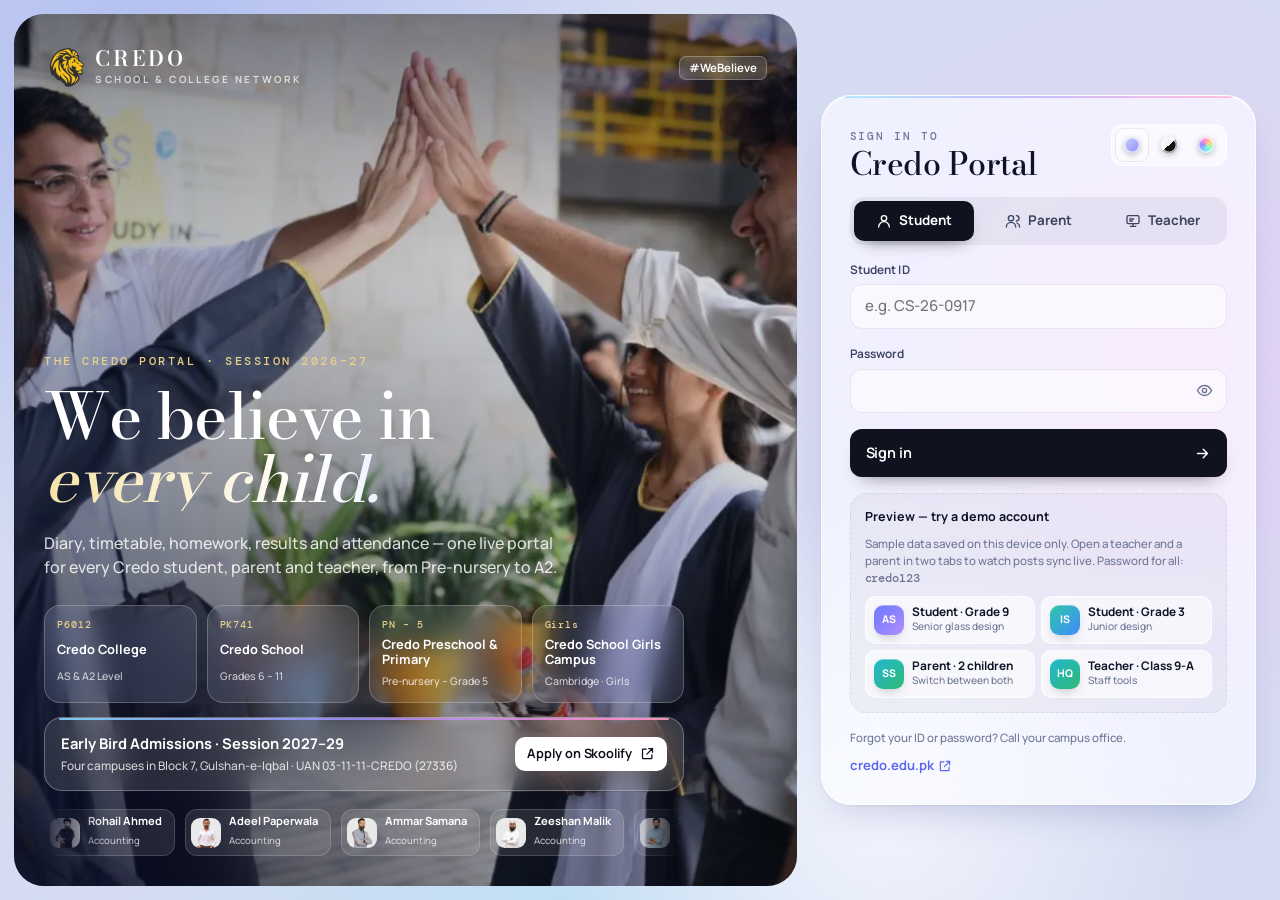
<file: index.html>
<!doctype html>
<html lang="en" data-skin="senior" data-theme="mist">
<head>
<meta charset="utf-8">
<meta name="viewport" content="width=device-width, initial-scale=1, viewport-fit=cover">
<title>Credo Portal · Students, Parents & Teachers</title>
<meta name="description" content="The Credo Portal for the Credo School & College Network, Karachi: daily diary, timetable, homework, notes, results, attendance and emergency notes for students, parents and teachers.">
<meta name="theme-color" content="#d9e0f5">
<link rel="canonical" href="https://credo.nexlyr.solutions/">
<meta property="og:type" content="website">
<meta property="og:title" content="Credo Portal · Students, Parents & Teachers">
<meta property="og:description" content="Diary, timetable, homework, results and attendance for every Credo family — connected, live.">
<meta property="og:image" content="https://credo.nexlyr.solutions/assets/img/og.jpg">
<meta name="twitter:card" content="summary_large_image">
<link rel="icon" href="assets/img/brand/favicon.png" type="image/png">
<link rel="apple-touch-icon" href="assets/img/brand/apple-touch-icon.png">
<link rel="preload" href="assets/fonts/manrope-latin-wght-normal.woff2" as="font" type="font/woff2" crossorigin>
<link rel="preload" href="assets/fonts/bodoni-moda-latin-500-normal.woff2" as="font" type="font/woff2" crossorigin>
<link rel="stylesheet" href="assets/css/portal.css">
<script>
  /* paint the saved look before anything renders */
  (function () {
    var d = document.documentElement;
    d.classList.add('js');
    try {
      var s = JSON.parse(localStorage.getItem('credo:look') || '{}');
      d.dataset.skin = s.skin || 'senior';
      d.dataset.theme = (d.dataset.skin === 'junior' ? s.junior : s.senior) || (d.dataset.skin === 'junior' ? 'night' : 'mist');
    } catch (e) {}
  })();
</script>
</head>
<body>
<div class="backdrop" aria-hidden="true"><i class="b1"></i><i class="b2"></i><i class="b3"></i><i class="b4"></i><span class="grain"></span></div>
<div id="root"><noscript><p style="padding:2rem;font-family:sans-serif">The Credo Portal needs JavaScript turned on.</p></noscript></div>
<script src="assets/js/data.js"></script>
<script src="assets/js/portal-config.js"></script>
<script src="assets/js/portal.js"></script>
</body>
</html>
</file>
<file: assets/css/portal.css>
/* ============================================================================
   CREDO PORTAL · portal.css
   Two designs, five looks:
     senior  (Grade 6+, parents of seniors, teachers) — glass
       · mist   soft periwinkle glass        (light)
       · mono   silver glass with ink cards  (light)
       · prism  holographic dark glass       (dark)
     junior  (Pre-nursery – Grade 5) — sticky notes & folders
       · day    cream paper                  (light)
       · night  deep navy                    (dark)
   Designed & developed by Nexlyr Solutions.
   ============================================================================ */

/* ---------- fonts (self-hosted) ---------- */
@font-face { font-family: 'Manrope'; src: url('../fonts/manrope-latin-wght-normal.woff2') format('woff2'); font-weight: 200 800; font-display: swap; }
@font-face { font-family: 'Bodoni Moda'; src: url('../fonts/bodoni-moda-latin-500-normal.woff2') format('woff2'); font-weight: 500; font-display: swap; }
@font-face { font-family: 'Bodoni Moda'; src: url('../fonts/bodoni-moda-latin-600-normal.woff2') format('woff2'); font-weight: 600; font-display: swap; }
@font-face { font-family: 'Bodoni Moda'; src: url('../fonts/bodoni-moda-latin-700-normal.woff2') format('woff2'); font-weight: 700; font-display: swap; }
@font-face { font-family: 'DM Mono'; src: url('../fonts/dm-mono-latin-400-normal.woff2') format('woff2'); font-weight: 400; font-display: swap; }
@font-face { font-family: 'DM Mono'; src: url('../fonts/dm-mono-latin-500-normal.woff2') format('woff2'); font-weight: 500; font-display: swap; }
@font-face { font-family: 'Fredoka'; src: url('../fonts/fredoka-latin-wght-normal.woff2') format('woff2'); font-weight: 300 700; font-display: swap; }

/* ---------- tokens ---------- */
:root {
  --f-ui: 'Manrope', ui-sans-serif, system-ui, sans-serif;
  --f-display: 'Bodoni Moda', 'Didot', Georgia, serif;
  --f-mono: 'DM Mono', ui-monospace, monospace;
  --r-xl: 30px; --r-lg: 22px; --r-md: 16px; --r-sm: 12px; --r-xs: 8px;
  --ease: cubic-bezier(.22, 1, .36, 1);
  --spring: cubic-bezier(.34, 1.56, .64, 1);
  --blur: 18px;
  --gold: #c9a24a; --gold-2: #e8cf8a; --navy: #14234b; --crimson: #b3263a;
  --holo: linear-gradient(115deg, #7fd8ff 0%, #9d8bff 22%, #ff8fd1 42%, #ffd27a 60%, #8affc8 78%, #7fd8ff 100%);
  --holo-soft: linear-gradient(115deg, rgba(127,216,255,.55), rgba(157,139,255,.55), rgba(255,143,209,.5), rgba(255,210,122,.5), rgba(138,255,200,.5));
  color-scheme: light;
}

/* senior · mist (FundFlow-like periwinkle glass) */
[data-skin="senior"][data-theme="mist"] {
  --bg: #d6ddf3; --b1: #aebcf2; --b2: #e6d2f7; --b3: #bfe1f6; --b4: #f6f7ff;
  --ink: #0e1427; --ink-2: #3c4462; --ink-3: #6e7695; --line: rgba(24, 34, 84, .09);
  --glass: rgba(255, 255, 255, .40); --glass-2: rgba(255, 255, 255, .62); --edge: rgba(255, 255, 255, .78); --hi: rgba(255, 255, 255, .9);
  --shadow: 0 1px 2px rgba(30, 40, 100, .06), 0 18px 40px -18px rgba(40, 50, 130, .28);
  --accent: #5b63f2; --accent-g: linear-gradient(135deg, #6c79ff 0%, #9a7dff 55%, #c39bff 100%); --on-accent: #fff;
  --solid: #10131f; --on-solid: #fff; --field: rgba(255, 255, 255, .55);
  --ok: #17915d; --warn: #b7700c; --bad: #d23a4f; --info: #3d6be0;
  --frame: rgba(255, 255, 255, .26);
}
/* senior · mono (iDraft-like silver glass + ink cards) */
[data-skin="senior"][data-theme="mono"] {
  --bg: #e4e4e6; --b1: #ffffff; --b2: #cfcfd3; --b3: #f4f4f6; --b4: #bdbdc2;
  --ink: #0a0a0b; --ink-2: #3b3b40; --ink-3: #75757d; --line: rgba(0, 0, 0, .08);
  --glass: rgba(255, 255, 255, .5); --glass-2: rgba(255, 255, 255, .78); --edge: rgba(255, 255, 255, .9); --hi: #fff;
  --shadow: 0 1px 2px rgba(0, 0, 0, .05), 0 22px 44px -22px rgba(0, 0, 0, .3);
  --accent: #111; --accent-g: linear-gradient(135deg, #1b1b1e, #3a3a40); --on-accent: #fff;
  --solid: #121214; --on-solid: #fff; --field: rgba(255, 255, 255, .7);
  --ok: #138a52; --warn: #a3620a; --bad: #c4283c; --info: #2d55c8;
  --frame: rgba(255, 255, 255, .34);
}
/* senior · prism (holographic dark glass) */
[data-skin="senior"][data-theme="prism"] {
  color-scheme: dark;
  --bg: #090a10; --b1: #13323c; --b2: #2a1b4f; --b3: #3c1730; --b4: #1b2244;
  --ink: #f4f5fa; --ink-2: rgba(232, 236, 252, .74); --ink-3: rgba(214, 220, 245, .48); --line: rgba(255, 255, 255, .08);
  --glass: rgba(255, 255, 255, .045); --glass-2: rgba(255, 255, 255, .085); --edge: rgba(255, 255, 255, .13); --hi: rgba(255, 255, 255, .22);
  --shadow: 0 1px 0 rgba(255, 255, 255, .04), 0 30px 60px -30px rgba(0, 0, 0, .8);
  --accent: #a99cff; --accent-g: var(--holo); --on-accent: #0b0c12;
  --solid: #f2f3f8; --on-solid: #0b0c12; --field: rgba(255, 255, 255, .06);
  --ok: #52d69a; --warn: #f2b45a; --bad: #ff6b7f; --info: #7fb2ff;
  --frame: rgba(255, 255, 255, .03);
}
/* junior · day */
[data-skin="junior"][data-theme="day"] {
  --f-ui: 'Fredoka', 'Manrope', ui-rounded, system-ui, sans-serif;
  --bg: #fff3e2; --b1: #ffc98f; --b2: #a9d4ff; --b3: #ffe98a; --b4: #ffb3d4;
  --ink: #1f2547; --ink-2: #48506f; --ink-3: #7f86a3; --line: rgba(31, 37, 71, .1);
  --glass: rgba(255, 255, 255, .5); --glass-2: rgba(255, 255, 255, .78); --edge: rgba(255, 255, 255, .9); --hi: #fff;
  --shadow: 0 2px 0 rgba(31, 37, 71, .04), 0 20px 40px -20px rgba(120, 70, 20, .3);
  --accent: #ff8a1f; --accent-g: linear-gradient(135deg, #ffb238, #ff7a1a); --on-accent: #fff;
  --solid: #1f2547; --on-solid: #fff; --field: rgba(255, 255, 255, .8);
  --ok: #1fa864; --warn: #d98a00; --bad: #e5484d; --info: #3e7bff;
  --frame: rgba(255, 255, 255, .3);
}
/* junior · night (NoteWise-like) */
[data-skin="junior"][data-theme="night"] {
  color-scheme: dark;
  --f-ui: 'Fredoka', 'Manrope', ui-rounded, system-ui, sans-serif;
  --bg: #0f1628; --b1: #f08a24; --b2: #2f7bff; --b3: #ffcc33; --b4: #7b5cff;
  --ink: #f5f7ff; --ink-2: rgba(230, 236, 255, .76); --ink-3: rgba(210, 218, 245, .5); --line: rgba(255, 255, 255, .09);
  --glass: rgba(34, 46, 76, .5); --glass-2: rgba(52, 66, 102, .55); --edge: rgba(255, 255, 255, .12); --hi: rgba(255, 255, 255, .16);
  --shadow: 0 1px 0 rgba(255, 255, 255, .04), 0 26px 50px -24px rgba(0, 0, 0, .7);
  --accent: #ffb238; --accent-g: linear-gradient(135deg, #ffc046, #ff8a1f); --on-accent: #1b1300;
  --solid: #f5f7ff; --on-solid: #121a2e; --field: rgba(255, 255, 255, .07);
  --ok: #4fd18b; --warn: #ffc34d; --bad: #ff6b7f; --info: #6aa8ff;
  --frame: rgba(20, 28, 50, .35);
}

/* ---------- base ---------- */
*, *::before, *::after { box-sizing: border-box; }
html { -webkit-text-size-adjust: 100%; background: var(--bg); transition: background-color .6s var(--ease); }
body { margin: 0; min-height: 100dvh; font: 500 15px/1.5 var(--f-ui); color: var(--ink); -webkit-font-smoothing: antialiased; overflow-x: hidden; }
[data-skin="junior"] body { font-size: 16px; }
img, svg { display: block; max-width: 100%; }
button, input, select, textarea { font: inherit; color: inherit; }
button { cursor: pointer; background: none; border: 0; padding: 0; }
a { color: inherit; text-decoration: none; }
h1, h2, h3, h4, p { margin: 0; }
:focus-visible { outline: 2px solid var(--accent); outline-offset: 2px; border-radius: 8px; }
::selection { background: color-mix(in srgb, var(--accent) 30%, transparent); }
.sr { position: absolute; width: 1px; height: 1px; overflow: hidden; clip: rect(0 0 0 0); white-space: nowrap; }
.mono { font-family: var(--f-mono); letter-spacing: -.01em; }
.display { font-family: var(--f-display); font-weight: 500; letter-spacing: -.01em; line-height: 1.02; }
[data-skin="junior"] .display { font-family: var(--f-ui); font-weight: 600; letter-spacing: -.02em; }
.muted { color: var(--ink-2); } .faint { color: var(--ink-3); }
.svg-ic { width: 18px; height: 18px; flex: none; }

/* ---------- living backdrop ---------- */
.backdrop { position: fixed; inset: 0; z-index: -1; overflow: hidden; background: var(--bg); transition: background-color .6s var(--ease); }
.backdrop i { position: absolute; border-radius: 50%; opacity: .95; }
.backdrop .b1 { width: 80vmax; height: 80vmax; left: -28vmax; top: -34vmax; background: radial-gradient(closest-side, var(--b1), transparent); }
.backdrop .b2 { width: 70vmax; height: 70vmax; right: -26vmax; top: -6vmax; background: radial-gradient(closest-side, var(--b2), transparent); }
.backdrop .b3 { width: 66vmax; height: 66vmax; left: 10vmax; bottom: -36vmax; background: radial-gradient(closest-side, var(--b3), transparent); }
.backdrop .b4 { width: 50vmax; height: 50vmax; right: 6vmax; bottom: -18vmax; background: radial-gradient(closest-side, var(--b4), transparent); }
[data-theme="prism"] .backdrop i { opacity: .8; }
[data-theme="prism"] .backdrop .b4 { width: 130vmax; height: 26vmax; left: -15vmax; right: auto; top: 30vh; bottom: auto; border-radius: 0; background: radial-gradient(closest-side, rgba(157,139,255,.28), rgba(255,143,209,.12) 55%, transparent); transform: rotate(-16deg); }
[data-theme="night"] .backdrop i { opacity: .38; }
[data-theme="day"] .backdrop i { opacity: .6; }
.backdrop .grain { position: absolute; inset: 0; opacity: .045; background-image: url("data:image/svg+xml,%3Csvg xmlns='http://www.w3.org/2000/svg' width='160' height='160'%3E%3Cfilter id='n'%3E%3CfeTurbulence type='fractalNoise' baseFrequency='.9' numOctaves='2' stitchTiles='stitch'/%3E%3C/filter%3E%3Crect width='100%25' height='100%25' filter='url(%23n)'/%3E%3C/svg%3E"); }
[data-skin="junior"] .backdrop::after { content: ""; position: absolute; inset: 0; background-image: radial-gradient(circle, var(--ink-3) 1.2px, transparent 1.6px); background-size: 46px 46px; opacity: .25; mask-image: radial-gradient(ellipse at center, #000 30%, transparent 75%); }

/* ---------- glass ---------- */
.glass {
  position: relative; background: var(--glass); border: 1px solid var(--edge); border-radius: var(--r-lg);
  -webkit-backdrop-filter: blur(var(--blur)) saturate(170%); backdrop-filter: blur(var(--blur)) saturate(170%);
  box-shadow: inset 0 1px 0 var(--hi), var(--shadow);
  transition: background-color .5s var(--ease), border-color .5s var(--ease), box-shadow .4s var(--ease), transform .4s var(--ease);
}
.glass.strong { background: var(--glass-2); }
.spot::before { content: ""; position: absolute; inset: 0; border-radius: inherit; pointer-events: none; opacity: 0; transition: opacity .35s var(--ease);
  background: radial-gradient(420px circle at var(--mx, 50%) var(--my, 50%), color-mix(in srgb, var(--hi) 55%, transparent), transparent 60%); }
@media (hover: hover) { .spot:hover::before { opacity: 1; } }
[data-theme="prism"] .glass::after { content: ""; position: absolute; inset: -1px; border-radius: inherit; padding: 1px; pointer-events: none;
  background: linear-gradient(160deg, rgba(255,255,255,.28), rgba(255,255,255,.02) 40%, rgba(255,255,255,0) 60%, rgba(160,140,255,.25));
  -webkit-mask: linear-gradient(#000 0 0) content-box, linear-gradient(#000 0 0); -webkit-mask-composite: xor; mask-composite: exclude; }

/* ---------- prism stripe — state feedback ---------- */
.prism-line { position: absolute; left: 22px; right: 22px; top: 0; height: 2px; border-radius: 2px; z-index: 5; pointer-events: none;
  background: var(--holo); background-size: 220% 100%; opacity: .55; animation: holo 7s linear infinite; transition: height .3s var(--ease), opacity .3s, filter .3s, box-shadow .3s; }
.prism-line[data-state="busy"] { height: 3px; opacity: 1; animation-duration: .9s; box-shadow: 0 0 18px rgba(160, 150, 255, .7); }
.prism-line[data-state="ok"] { height: 3px; opacity: 1; background: linear-gradient(90deg, transparent, var(--ok), #9ff5c9, var(--ok), transparent); background-size: 220% 100%; box-shadow: 0 0 18px color-mix(in srgb, var(--ok) 70%, transparent); }
.prism-line[data-state="error"] { height: 3px; opacity: 1; background: linear-gradient(90deg, transparent, var(--bad), #ffb3bf, var(--bad), transparent); background-size: 220% 100%; box-shadow: 0 0 18px color-mix(in srgb, var(--bad) 70%, transparent); }
.prism-line[data-state="live"] { height: 3px; opacity: 1; animation-duration: 1.4s; }
@keyframes holo { to { background-position: -220% 0; } }

/* ---------- buttons (rounded rectangles, never capsules) ---------- */
.btn { display: inline-flex; align-items: center; justify-content: center; gap: 8px; min-height: 42px; padding: 0 16px; border-radius: var(--r-sm); font-weight: 650; font-size: .9rem; letter-spacing: -.005em; white-space: nowrap; transition: transform .25s var(--spring), background-color .3s, box-shadow .3s, opacity .2s; position: relative; overflow: hidden; }
.btn:active { transform: scale(.97); }
.btn svg { width: 17px; height: 17px; }
.btn-solid { background: var(--solid); color: var(--on-solid); box-shadow: 0 10px 20px -12px rgba(0, 0, 0, .55); }
.btn-solid:hover { box-shadow: 0 14px 26px -12px rgba(0, 0, 0, .6); transform: translateY(-1px); }
.btn-accent { background: var(--accent-g); color: var(--on-accent); box-shadow: 0 12px 24px -12px color-mix(in srgb, var(--accent) 80%, transparent); }
.btn-accent:hover { transform: translateY(-1px); filter: saturate(1.15); }
.btn-ghost { background: var(--glass-2); border: 1px solid var(--edge); }
.btn-ghost:hover { background: var(--field); }
.btn-danger { background: var(--bad); color: #fff; }
.btn-sm { min-height: 34px; padding: 0 12px; font-size: .8rem; border-radius: 10px; }
.btn-sm svg { width: 15px; height: 15px; }
.btn-block { width: 100%; }
.btn.is-busy { pointer-events: none; }
.btn.is-busy::after { content: ""; position: absolute; inset: 0; background: linear-gradient(90deg, transparent, rgba(255,255,255,.35), transparent); animation: sweep 1s linear infinite; }
@keyframes sweep { from { transform: translateX(-100%); } to { transform: translateX(100%); } }
.icon-btn { width: 40px; height: 40px; display: inline-grid; place-items: center; border-radius: var(--r-sm); background: var(--glass-2); border: 1px solid var(--edge); position: relative; transition: transform .25s var(--spring), background-color .3s; flex: none; }
.icon-btn:hover { transform: translateY(-1px); }
.icon-btn svg { width: 18px; height: 18px; }
.icon-btn .pip { position: absolute; top: 8px; right: 9px; width: 8px; height: 8px; border-radius: 50%; background: var(--bad); box-shadow: 0 0 0 2px var(--glass-2); animation: pulse 2s infinite; }
@keyframes pulse { 50% { transform: scale(1.35); } }
.link { color: var(--accent); font-weight: 650; font-size: .82rem; display: inline-flex; align-items: center; gap: 4px; }
[data-theme="mono"] .link { color: var(--ink); text-decoration: underline; text-underline-offset: 3px; }
.link svg { width: 14px; height: 14px; transition: transform .25s var(--ease); }
.link:hover svg { transform: translateX(3px); }

/* tags (status labels) */
.tag { display: inline-flex; align-items: center; gap: 5px; height: 24px; padding: 0 9px; border-radius: 7px; font-size: .72rem; font-weight: 650; white-space: nowrap; background: color-mix(in srgb, var(--ink) 7%, transparent); color: var(--ink-2); }
.tag svg { width: 12px; height: 12px; }
.tag.ok { background: color-mix(in srgb, var(--ok) 16%, transparent); color: var(--ok); }
.tag.warn { background: color-mix(in srgb, var(--warn) 17%, transparent); color: var(--warn); }
.tag.bad { background: color-mix(in srgb, var(--bad) 15%, transparent); color: var(--bad); }
.tag.info { background: color-mix(in srgb, var(--info) 15%, transparent); color: var(--info); }
.tag.solid { background: var(--solid); color: var(--on-solid); }
.count { min-width: 20px; height: 20px; padding: 0 6px; border-radius: 6px; display: inline-grid; place-items: center; font-size: .68rem; font-weight: 700; background: var(--solid); color: var(--on-solid); }
.sj { display: inline-flex; align-items: center; gap: 7px; font-size: .74rem; font-weight: 650; color: var(--ink-2); white-space: nowrap; }
.sj::before { content: ""; width: 8px; height: 8px; border-radius: 3px; background: var(--sj); box-shadow: 0 0 0 3px color-mix(in srgb, var(--sj) 22%, transparent); }

/* ---------- form fields ---------- */
.field { display: grid; gap: 6px; }
.field label, .lbl { font-size: .74rem; font-weight: 650; color: var(--ink-2); letter-spacing: .01em; }
.input { width: 100%; min-height: 44px; padding: 10px 14px; border-radius: var(--r-sm); background: var(--field); border: 1px solid var(--line); outline: none; transition: border-color .25s, box-shadow .25s, background-color .3s; }
textarea.input { resize: vertical; min-height: 80px; }
select.input { appearance: none; background-image: url("data:image/svg+xml,%3Csvg xmlns='http://www.w3.org/2000/svg' width='12' height='12' viewBox='0 0 24 24' fill='none' stroke='%23889' stroke-width='3' stroke-linecap='round'%3E%3Cpath d='M6 9l6 6 6-6'/%3E%3C/svg%3E"); background-repeat: no-repeat; background-position: right 14px center; padding-right: 36px; }
[data-theme="prism"] select.input option, [data-theme="night"] select.input option { background: #1a1d2b; }
.input:focus { border-color: color-mix(in srgb, var(--accent) 60%, transparent); box-shadow: 0 0 0 4px color-mix(in srgb, var(--accent) 16%, transparent); }
.input[aria-invalid="true"] { border-color: var(--bad); box-shadow: 0 0 0 4px color-mix(in srgb, var(--bad) 14%, transparent); }
.err { font-size: .74rem; color: var(--bad); min-height: 0; font-weight: 600; }
.err:empty { display: none; }
.form-grid { display: grid; grid-template-columns: repeat(2, minmax(0, 1fr)); gap: 12px; }
.form-grid .full { grid-column: 1 / -1; }
.seg { display: inline-flex; gap: 3px; padding: 3px; border-radius: 12px; background: color-mix(in srgb, var(--ink) 6%, transparent); flex-wrap: wrap; }
.seg button, .seg label { min-height: 32px; padding: 0 12px; border-radius: 9px; font-size: .8rem; font-weight: 650; color: var(--ink-2); display: inline-flex; align-items: center; gap: 6px; transition: background-color .25s, color .25s, box-shadow .25s; cursor: pointer; }
.seg [aria-pressed="true"], .seg [aria-checked="true"], .seg label:has(input:checked) { background: var(--glass-2); color: var(--ink); box-shadow: 0 1px 2px rgba(0,0,0,.08), inset 0 1px 0 var(--hi); }
.seg input { position: absolute; opacity: 0; pointer-events: none; }
.seg button:disabled { opacity: .35; cursor: default; }

/* ============================================================================
   APP FRAME
   ============================================================================ */
#root { min-height: 100dvh; }
.frame { position: relative; max-width: 1480px; margin: 14px auto; min-height: calc(100dvh - 28px); display: grid; grid-template-columns: 252px minmax(0, 1fr); border-radius: var(--r-xl);
  background: var(--frame); border: 1px solid var(--edge); box-shadow: inset 0 1px 0 var(--hi), 0 40px 80px -40px rgba(0, 0, 0, .35); }
.frame.boot { animation: frameIn 1s var(--ease) backwards; }
@keyframes frameIn { from { opacity: 0; transform: translateY(10px); } }

/* sidebar */
.side { position: sticky; top: 14px; align-self: start; height: calc(100dvh - 28px); padding: 18px 14px; display: flex; flex-direction: column; gap: 18px; border-right: 1px solid var(--line); overflow-y: auto; overscroll-behavior: contain; scrollbar-width: thin; scrollbar-color: color-mix(in srgb, var(--ink) 20%, transparent) transparent; }
.side > * { flex-shrink: 0; }
.side::-webkit-scrollbar { width: 6px; }
.side::-webkit-scrollbar-thumb { background: color-mix(in srgb, var(--ink) 20%, transparent); border-radius: 6px; }
.brand { display: flex; align-items: center; gap: 11px; padding: 4px 6px; }
.brand img { width: 34px; height: auto; filter: drop-shadow(0 4px 8px rgba(0,0,0,.18)); }
.brand b { display: block; font-family: var(--f-display); font-size: 1.32rem; letter-spacing: .14em; line-height: 1; font-weight: 600; }
.brand small { display: block; font-size: .62rem; letter-spacing: .26em; text-transform: uppercase; color: var(--ink-3); margin-top: 3px; font-weight: 700; }
[data-skin="junior"] .brand b { font-family: var(--f-ui); letter-spacing: .06em; font-weight: 700; }
.me { display: flex; align-items: center; gap: 10px; padding: 10px; border-radius: var(--r-md); }
.me b { display: block; font-size: .86rem; line-height: 1.2; }
.me b + span { display: block; font-size: .72rem; color: var(--ink-3); white-space: nowrap; overflow: hidden; text-overflow: ellipsis; }
.avatar { width: 38px; height: 38px; flex: none; border-radius: 12px; display: grid; place-items: center; font-weight: 750; font-size: .8rem; color: #fff; background: var(--av, var(--accent-g)); box-shadow: inset 0 1px 0 rgba(255,255,255,.35), 0 6px 14px -8px rgba(0,0,0,.5); }
.avatar.sm { width: 30px; height: 30px; border-radius: 9px; font-size: .68rem; }
.avatar.lg { width: 54px; height: 54px; border-radius: 16px; font-size: 1.05rem; }
.nav-h { font-size: .66rem; letter-spacing: .16em; text-transform: uppercase; color: var(--ink-3); font-weight: 750; padding: 0 10px; margin-bottom: 6px; }
.nav { display: grid; gap: 2px; }
.nav a { position: relative; display: flex; align-items: center; gap: 11px; min-height: 40px; padding: 0 12px; border-radius: 12px; font-size: .86rem; font-weight: 600; color: var(--ink-2); transition: color .25s, background-color .25s; }
.nav a svg { width: 18px; height: 18px; flex: none; }
.nav a:hover { color: var(--ink); background: color-mix(in srgb, var(--ink) 5%, transparent); }
.nav a[aria-current="page"] { color: var(--on-solid); background: var(--solid); box-shadow: 0 10px 20px -12px rgba(0,0,0,.55); }
.nav a .count { margin-left: auto; background: var(--bad); color: #fff; }
.side-promo { margin-top: auto; padding: 14px; border-radius: var(--r-md); overflow: hidden; position: relative; color: #fff; min-height: 148px; display: flex; flex-direction: column; justify-content: flex-end; gap: 4px; isolation: isolate; }
.side-promo img { position: absolute; inset: 0; width: 100%; height: 100%; object-fit: cover; z-index: -2; transition: transform 1.2s var(--ease); }
.side-promo:hover img { transform: scale(1.06); }
.side-promo::before { content: ""; position: absolute; inset: 0; z-index: -1; background: linear-gradient(180deg, rgba(8,12,30,.05), rgba(8,12,30,.85)); }
.side-promo small { font-size: .6rem; letter-spacing: .18em; text-transform: uppercase; opacity: .85; font-weight: 700; }
.side-promo b { font-family: var(--f-display); font-size: 1.05rem; line-height: 1.15; font-weight: 600; }
[data-skin="junior"] .side-promo b { font-family: var(--f-ui); }
.side-promo span { font-size: .72rem; opacity: .9; }
.side-foot { display: flex; align-items: center; gap: 8px; }
.preview-note { font-size: .68rem; color: var(--ink-3); line-height: 1.4; padding: 0 6px; }
.preview-note button { color: var(--accent); font-weight: 700; text-decoration: underline; text-underline-offset: 2px; }

/* main column */
.main { min-width: 0; display: flex; flex-direction: column; }
.topbar { position: sticky; top: 0; z-index: 20; display: flex; align-items: center; gap: 10px; padding: 14px 20px; margin: 0; border-bottom: 1px solid var(--line); border-radius: 0 var(--r-xl) 0 0;
  background: color-mix(in srgb, var(--bg) 72%, transparent); -webkit-backdrop-filter: blur(18px) saturate(160%); backdrop-filter: blur(18px) saturate(160%); }
.search { flex: 1; max-width: 420px; display: flex; align-items: center; gap: 10px; height: 42px; padding: 0 12px; border-radius: var(--r-sm); background: var(--field); border: 1px solid var(--line); color: var(--ink-3); font-size: .86rem; cursor: text; transition: border-color .25s; }
.search:hover { border-color: color-mix(in srgb, var(--accent) 40%, transparent); }
.search kbd { margin-left: auto; font: 500 .7rem var(--f-mono); padding: 2px 6px; border-radius: 6px; border: 1px solid var(--line); color: var(--ink-3); }
.tb-right { margin-left: auto; display: flex; align-items: center; gap: 8px; }
.view-pick { display: flex; align-items: center; gap: 8px; height: 42px; padding: 0 6px 0 12px; border-radius: var(--r-sm); background: var(--glass-2); border: 1px solid var(--edge); font-size: .8rem; color: var(--ink-3); }
.view-pick b { color: var(--ink); font-weight: 700; }
.kids { display: flex; gap: 4px; }
.kids button { display: flex; align-items: center; gap: 7px; height: 32px; padding: 0 10px 0 3px; border-radius: 9px; font-size: .78rem; font-weight: 700; color: var(--ink-2); transition: background-color .25s, color .25s; }
.kids button[aria-pressed="true"] { background: var(--solid); color: var(--on-solid); }
.looks { display: flex; gap: 3px; padding: 3px; border-radius: 12px; background: var(--glass-2); border: 1px solid var(--edge); }
.looks button { width: 34px; height: 34px; border-radius: 9px; display: grid; place-items: center; transition: background-color .25s; }
.looks button[aria-pressed="true"] { background: var(--field); box-shadow: inset 0 0 0 1px var(--line); }
.looks i { width: 16px; height: 16px; border-radius: 50%; box-shadow: inset 0 0 0 1.5px rgba(255,255,255,.7), 0 2px 6px rgba(0,0,0,.25); }
.looks .sw-mist { background: linear-gradient(135deg, #c8d2f6, #8f8cff); }
.looks .sw-mono { background: linear-gradient(135deg, #f4f4f5 50%, #111 50%); }
.looks .sw-prism { background: conic-gradient(from 200deg, #7fd8ff, #9d8bff, #ff8fd1, #ffd27a, #8affc8, #7fd8ff); }
.looks .sw-day { background: radial-gradient(circle at 50% 50%, #ffd23f 45%, #ff9a2e 46%); }
.looks .sw-night { background: radial-gradient(circle at 65% 35%, #0f1628 38%, #ffcc33 40%); }
.page-h { padding: 22px 24px 4px; display: flex; align-items: flex-end; gap: 16px; flex-wrap: wrap; }
.page-h h1 { font-size: clamp(1.6rem, 2.4vw, 2.2rem); }
.page-h p { font-size: .84rem; color: var(--ink-3); }
.page-h .acts { margin-left: auto; display: flex; gap: 8px; flex-wrap: wrap; }
.view { padding: 16px 24px 28px; display: grid; gap: 16px; align-content: start; }

/* bento grid */
.grid { display: grid; grid-template-columns: repeat(12, minmax(0, 1fr)); gap: 16px; }
.s-3 { grid-column: span 3; } .s-4 { grid-column: span 4; } .s-5 { grid-column: span 5; } .s-6 { grid-column: span 6; } .s-7 { grid-column: span 7; } .s-8 { grid-column: span 8; } .s-9 { grid-column: span 9; } .s-12 { grid-column: 1 / -1; }
.stack { display: grid; gap: 16px; align-content: start; }
.card { padding: 18px 20px; border-radius: var(--r-lg); min-width: 0; }
.card-h { display: flex; align-items: center; gap: 10px; margin-bottom: 14px; min-height: 28px; }
.card-h h2 { font-size: .95rem; font-weight: 700; letter-spacing: -.01em; display: flex; align-items: center; gap: 8px; }
.card-h .sub { font-size: .74rem; color: var(--ink-3); font-weight: 600; }
.card-h > :last-child:not(:first-child) { margin-left: auto; }
.card.ink { background: var(--solid); color: var(--on-solid); border-color: transparent; }
.card.ink .muted, .card.ink .faint { color: color-mix(in srgb, var(--on-solid) 65%, transparent); }
[data-theme="mist"] .card.ink { background: linear-gradient(155deg, #1a1f3a, #0e1122); }
[data-theme="prism"] .card.ink { background: linear-gradient(160deg, rgba(255,255,255,.16), rgba(255,255,255,.05)); color: var(--ink); border: 1px solid var(--edge); }
[data-theme="prism"] .card.ink .muted, [data-theme="prism"] .card.ink .faint { color: var(--ink-3); }
.empty { display: grid; justify-items: center; gap: 8px; text-align: center; padding: 26px 12px; color: var(--ink-3); font-size: .85rem; }
.empty svg { width: 28px; height: 28px; opacity: .6; }

/* entrance choreography — only on route change */
.enter > *, .enter .grid > *, .enter .stack > * { animation: rise .6s var(--ease) backwards; animation-delay: calc(var(--i, 0) * 60ms); }
@keyframes rise { from { opacity: 0; transform: translateY(14px); } }

/* ---------- senior: holographic student card ---------- */
.idcard { position: relative; aspect-ratio: 1.62; border-radius: 22px; padding: 20px 22px; color: #fff; overflow: hidden; isolation: isolate; display: flex; flex-direction: column; transform: perspective(900px) rotateX(var(--ry, 0deg)) rotateY(var(--rx, 0deg)); transition: transform .5s var(--ease); will-change: transform; box-shadow: 0 30px 50px -28px rgba(20, 20, 60, .8), inset 0 1px 0 rgba(255,255,255,.35); background: #12131c; }
.idcard::before { content: ""; position: absolute; inset: -40%; z-index: -2; background: conic-gradient(from 200deg at 60% 40%, #6ad6ff, #9a86ff, #ff86cf, #ffd57a, #7affc4, #6ad6ff); filter: blur(28px) saturate(1.2); opacity: .85; transform: rotate(calc(var(--hx, 0) * 1deg)); will-change: transform; transition: transform .6s var(--ease); }
.idcard::after { content: ""; position: absolute; inset: 0; z-index: -1; background:
  linear-gradient(115deg, transparent 20%, rgba(255,255,255,.55) calc(38% + var(--sx, 0%)), transparent calc(52% + var(--sx, 0%))),
  linear-gradient(180deg, rgba(10,12,28,.1), rgba(10,12,28,.6)); mix-blend-mode: soft-light; }
[data-theme="mono"] .idcard { background: #0d0d0e; }
[data-theme="mono"] .idcard::before { filter: blur(30px) saturate(0); opacity: .55; }
.idcard .lionmark { position: absolute; right: -20px; bottom: -26px; width: 52%; opacity: .2; z-index: -1; filter: brightness(2) grayscale(.3); }
.idcard .row { display: flex; align-items: center; gap: 10px; }
.idcard .t { font-size: .92rem; font-weight: 650; letter-spacing: -.01em; }
.idcard .t small { display: block; font-size: .64rem; letter-spacing: .18em; text-transform: uppercase; opacity: .75; font-weight: 700; }
.idcard .nfc { margin-left: auto; width: 22px; height: 22px; opacity: .85; }
.idcard .chip { width: 46px; height: 34px; border-radius: 8px; margin-top: 16px; background: linear-gradient(135deg, #f3e3b0, #c9a24a 55%, #f5e7b9); box-shadow: inset 0 0 0 1px rgba(0,0,0,.2); position: relative; }
.idcard .chip::before { content: ""; position: absolute; inset: 7px 9px; border: 1px solid rgba(90,60,10,.45); border-radius: 4px; background: linear-gradient(90deg, transparent 45%, rgba(90,60,10,.4) 46% 54%, transparent 55%), linear-gradient(0deg, transparent 45%, rgba(90,60,10,.4) 46% 54%, transparent 55%); }
.idcard .num { margin-top: auto; font: 500 1.08rem var(--f-mono); letter-spacing: .14em; display: flex; align-items: center; gap: 12px; flex-wrap: wrap; }
.idcard .num .reveal { margin-left: auto; font: 650 .72rem var(--f-ui); letter-spacing: 0; padding: 7px 12px; border-radius: 9px; background: rgba(255,255,255,.2); border: 1px solid rgba(255,255,255,.4); }
.idcard .meta { display: flex; gap: 18px; margin-top: 10px; font-size: .7rem; opacity: .9; flex-wrap: wrap; }
.idcard .meta b { display: block; font-size: .82rem; }
.idcard .meta span { opacity: .75; text-transform: uppercase; letter-spacing: .12em; font-size: .58rem; font-weight: 700; }

/* slim vertical bars (payout-style) */
.slims { display: flex; align-items: flex-end; gap: 14px; height: 132px; padding-top: 18px; }
.slims .b { flex: 1; display: grid; justify-items: center; gap: 6px; height: 100%; grid-template-rows: 1fr auto; }
.slims .tr { width: 12px; height: 100%; border-radius: 7px; background: color-mix(in srgb, var(--ink) 8%, transparent); position: relative; overflow: visible; }
.slims .tr i { position: absolute; left: 0; right: 0; bottom: 0; border-radius: 7px; background: var(--ink); height: 0; transition: height 1.1s var(--ease); }
[data-theme="prism"] .slims .tr i { background: linear-gradient(180deg, #fff, rgba(255,255,255,.45)); }
[data-theme="mist"] .slims .tr i { background: linear-gradient(180deg, #8d96ff, #5b63f2); }
.slims .tr em { position: absolute; bottom: calc(var(--h) + 6px); left: 50%; transform: translateX(-50%); font: 500 .62rem var(--f-mono); font-style: normal; color: var(--ink-3); white-space: nowrap; }
.slims .lb { font: 500 .64rem var(--f-mono); color: var(--ink-3); }
.card.ink .slims .tr { background: rgba(255,255,255,.12); }
.card.ink .slims .tr i { background: #fff; }

/* stat */
.kpi { display: grid; gap: 4px; }
.kpi .v { font-size: clamp(1.7rem, 2.6vw, 2.3rem); font-weight: 700; letter-spacing: -.035em; line-height: 1.05; font-variant-numeric: tabular-nums; }
.kpi .l { font-size: .74rem; color: var(--ink-3); font-weight: 650; }
.kpi .d { font-size: .7rem; font-weight: 700; color: var(--ok); }
.meter { height: 8px; border-radius: 5px; background: color-mix(in srgb, var(--ink) 8%, transparent); overflow: hidden; }
.meter i { display: block; height: 100%; width: 0; border-radius: inherit; background: var(--accent-g); transition: width 1.1s var(--ease); }
.meter.bad i { background: var(--bad); }

/* lens trio (FundFlow-style merged lenses) */
.lenses { display: flex; align-items: center; justify-content: center; padding: 6px 0; position: relative; }
.lens { width: 128px; aspect-ratio: 1; border-radius: 50%; display: grid; place-items: center; text-align: center; position: relative; margin: 0 -10px; background: var(--glass-2); border: 1px solid var(--edge); box-shadow: inset 0 1px 0 var(--hi), inset 0 -10px 30px -10px color-mix(in srgb, var(--accent) 25%, transparent), 0 16px 30px -18px rgba(30,40,110,.4); transition: transform .5s var(--spring); }
.lens:hover { transform: translateY(-4px) scale(1.03); z-index: 2; }
.lens b { display: block; font-size: 1.32rem; letter-spacing: -.03em; font-variant-numeric: tabular-nums; }
.lens span { font-size: .66rem; color: var(--ink-3); font-weight: 650; }
.lens.hot { z-index: 1; width: 146px; background: var(--accent-g); color: var(--on-accent); border-color: transparent; box-shadow: 0 0 0 6px color-mix(in srgb, var(--accent) 12%, transparent), 0 24px 40px -18px color-mix(in srgb, var(--accent) 90%, transparent); }
.lens.hot span { color: color-mix(in srgb, var(--on-accent) 80%, transparent); }
[data-theme="mono"] .lens.hot { background: var(--solid); color: var(--on-solid); }
[data-theme="mono"] .lens.hot span { color: rgba(255,255,255,.7); }

/* rows table (transactions-style) */
.rows { display: grid; }
.rows .rh, .rows .r { display: grid; grid-template-columns: var(--cols, minmax(120px, 1.1fr) minmax(0, 2.4fr) auto); gap: 14px; align-items: center; padding: 11px 4px; }
.rows .rh { font-size: .68rem; font-weight: 750; color: var(--ink-3); letter-spacing: .08em; text-transform: uppercase; padding-top: 0; border-bottom: 1px solid var(--line); }
.rows .r { border-bottom: 1px solid var(--line); transition: background-color .25s; border-radius: 10px; }
.rows .r:last-child { border-bottom: 0; }
.rows .r:hover { background: color-mix(in srgb, var(--ink) 3.5%, transparent); }
.rows .t { font-weight: 650; font-size: .88rem; line-height: 1.35; }
.rows .d { font-size: .8rem; color: var(--ink-2); margin-top: 2px; }
.rows .m { display: flex; gap: 10px; flex-wrap: wrap; font-size: .7rem; color: var(--ink-3); margin-top: 4px; font-weight: 600; }
.rows .act { display: flex; gap: 6px; align-items: center; justify-content: flex-end; flex-wrap: wrap; }
.urdu { direction: rtl; text-align: right; font-size: 1.04rem; }

/* timetable strip */
.tt { display: flex; gap: 10px; overflow-x: auto; padding: 2px 2px 8px; scroll-snap-type: x mandatory; scrollbar-width: thin; }
.tt .p { scroll-snap-align: start; flex: 0 0 152px; padding: 12px 14px; border-radius: var(--r-md); background: var(--glass-2); border: 1px solid var(--edge); display: grid; gap: 3px; position: relative; overflow: hidden; }
.tt .p::before { content: ""; position: absolute; left: 0; top: 12px; bottom: 12px; width: 3px; border-radius: 3px; background: var(--sj, var(--ink-3)); }
.tt .p .tm { font: 500 .68rem var(--f-mono); color: var(--ink-3); }
.tt .p b { font-size: .88rem; }
.tt .p span { font-size: .7rem; color: var(--ink-3); }
.tt .p.done { opacity: .5; }
.tt .p.now { background: var(--solid); color: var(--on-solid); border-color: transparent; box-shadow: 0 16px 30px -16px rgba(0,0,0,.6); }
.tt .p.now .tm, .tt .p.now span { color: color-mix(in srgb, var(--on-solid) 70%, transparent); }
.tt .p.now::after { content: "Now"; position: absolute; top: 10px; right: 10px; font-size: .6rem; font-weight: 800; letter-spacing: .12em; text-transform: uppercase; padding: 3px 6px; border-radius: 5px; background: var(--accent-g); color: var(--on-accent); }
.tt .p.brk { flex-basis: 96px; background: transparent; border-style: dashed; }
.week { overflow-x: auto; }
.week table { width: 100%; border-collapse: separate; border-spacing: 5px; min-width: 620px; }
.week th { font-size: .7rem; font-weight: 750; color: var(--ink-3); letter-spacing: .08em; text-transform: uppercase; text-align: left; padding: 4px 8px; }
.week th.today { color: var(--ink); }
.week td { padding: 9px 8px; border-radius: 12px; background: var(--glass-2); border: 1px solid var(--edge); font-size: .8rem; font-weight: 650; vertical-align: top; position: relative; }
.week td.tm { background: none; border: 0; font: 500 .68rem var(--f-mono); color: var(--ink-3); padding-top: 12px; white-space: nowrap; }
.week td.brk { background: none; border: 1px dashed var(--line); color: var(--ink-3); text-align: center; font-weight: 600; }
.week td.today { box-shadow: inset 0 0 0 1.5px color-mix(in srgb, var(--accent) 45%, transparent); }
.week td.now { background: var(--solid); color: var(--on-solid); }
.week td.mine { background: color-mix(in srgb, var(--accent) 18%, var(--glass-2)); }
.week td .bar { display: block; width: 18px; height: 3px; border-radius: 2px; background: var(--sj); margin-bottom: 6px; }

/* day picker */
.days { display: flex; gap: 6px; overflow-x: auto; padding-bottom: 6px; scrollbar-width: thin; }
.days button { flex: 0 0 58px; display: grid; justify-items: center; gap: 1px; padding: 8px 0; border-radius: 13px; font-size: .62rem; font-weight: 700; color: var(--ink-3); text-transform: uppercase; letter-spacing: .06em; background: var(--glass-2); border: 1px solid var(--edge); position: relative; transition: transform .25s var(--spring), background-color .25s; }
.days button b { font-size: 1.1rem; color: var(--ink); letter-spacing: -.02em; }
.days button.has::after { content: ""; position: absolute; bottom: 5px; width: 4px; height: 4px; border-radius: 50%; background: var(--accent); }
.days button.off { opacity: .45; }
.days button[aria-pressed="true"] { background: var(--solid); color: color-mix(in srgb, var(--on-solid) 70%, transparent); transform: translateY(-2px); }
.days button[aria-pressed="true"] b { color: var(--on-solid); }

/* charts */
.chart { width: 100%; height: auto; overflow: visible; }
.chart text { font: 500 10px var(--f-mono); fill: var(--ink-3); }
.chart .axis { stroke: var(--line); }
.chart .line { fill: none; stroke: var(--accent); stroke-width: 2.5; stroke-linecap: round; stroke-linejoin: round; stroke-dasharray: 1200; stroke-dashoffset: 1200; animation: draw 1.6s var(--ease) .2s forwards; }
[data-theme="mono"] .chart .line { stroke: var(--ink); }
.chart .area { fill: url(#gArea); opacity: 0; animation: fade .9s var(--ease) .6s forwards; }
.chart .pt { fill: var(--glass-2); stroke: var(--accent); stroke-width: 2.5; }
[data-theme="mono"] .chart .pt { stroke: var(--ink); }
.chart .bar { transform-origin: bottom; transform-box: fill-box; animation: grow .9s var(--ease) backwards; animation-delay: calc(var(--i) * 70ms); }
@keyframes draw { to { stroke-dashoffset: 0; } }
@keyframes fade { to { opacity: 1; } }
@keyframes grow { from { transform: scaleY(0); } }
.ring { position: relative; width: 132px; height: 132px; margin: 0 auto; }
.ring svg { width: 100%; height: 100%; transform: rotate(-90deg); }
.ring circle { fill: none; stroke-width: 10; }
.ring .bg { stroke: color-mix(in srgb, var(--ink) 8%, transparent); }
.ring .fg { stroke-linecap: round; transition: stroke-dashoffset 1.4s var(--ease); }
.ring .rv { position: absolute; inset: 0; display: grid; place-items: center; text-align: center; }
.ring .rv b { display: block; font-size: 1.6rem; letter-spacing: -.03em; line-height: 1; }
.ring .rv span { font-size: .66rem; color: var(--ink-3); font-weight: 650; }

/* calendar */
.cal { display: grid; grid-template-columns: repeat(7, minmax(0, 1fr)); gap: 6px; }
.cal .dh { font-size: .64rem; font-weight: 750; color: var(--ink-3); text-align: center; }
.cal .d { aspect-ratio: 1; display: grid; place-items: center; border-radius: 10px; font-size: .78rem; font-weight: 650; background: color-mix(in srgb, var(--ink) 4%, transparent); position: relative; }
.cal .d.P { background: color-mix(in srgb, var(--ok) 18%, transparent); color: var(--ok); }
.cal .d.A { background: color-mix(in srgb, var(--bad) 18%, transparent); color: var(--bad); }
.cal .d.L { background: color-mix(in srgb, var(--warn) 20%, transparent); color: var(--warn); }
.cal .d.V { background: color-mix(in srgb, var(--info) 18%, transparent); color: var(--info); }
.cal .d.off { opacity: .35; }
.cal .d.today { box-shadow: inset 0 0 0 2px var(--ink); }
.legend { display: flex; gap: 14px; flex-wrap: wrap; margin-top: 12px; font-size: .72rem; color: var(--ink-3); font-weight: 600; }
.legend i { display: inline-block; width: 10px; height: 10px; border-radius: 3px; margin-right: 6px; vertical-align: -1px; }

/* alert (emergency) */
.alert { display: grid; grid-template-columns: auto 1fr auto; gap: 14px; align-items: center; padding: 16px 18px; border-radius: var(--r-lg); background: color-mix(in srgb, var(--bad) 12%, var(--glass-2)); border: 1px solid color-mix(in srgb, var(--bad) 35%, transparent); position: relative; overflow: hidden; }
.alert::before { content: ""; position: absolute; inset: 0 auto 0 0; width: 4px; background: var(--bad); }
.alert .ai { width: 40px; height: 40px; border-radius: 12px; display: grid; place-items: center; background: var(--bad); color: #fff; animation: ring 2.4s ease-in-out infinite; }
.alert .ai svg { width: 20px; height: 20px; }
.alert b { font-size: .9rem; display: block; }
.alert p { font-size: .82rem; color: var(--ink-2); margin-top: 2px; }
.alert small { font-size: .7rem; color: var(--ink-3); }
.alert.calm { background: var(--glass-2); border-color: var(--edge); }
.alert.calm::before { background: var(--accent-g); }
.alert.calm .ai { background: var(--accent-g); animation: none; }
@keyframes ring { 0%, 100% { transform: rotate(0); } 10% { transform: rotate(-12deg); } 20% { transform: rotate(12deg); } 30% { transform: rotate(-8deg); } 40% { transform: rotate(0); } }

/* chat */
.chat { display: grid; grid-template-rows: 1fr auto; gap: 12px; height: min(62vh, 560px); }
.chat-log { overflow-y: auto; display: flex; flex-direction: column; gap: 8px; padding: 4px; }
.bubble { max-width: 78%; animation-fill-mode: backwards !important; padding: 10px 14px; border-radius: 16px 16px 16px 5px; background: var(--glass-2); border: 1px solid var(--edge); font-size: .88rem; align-self: flex-start; animation: rise .5s var(--ease) both; }
.bubble.me { align-self: flex-end; border-radius: 16px 16px 5px 16px; background: var(--solid); color: var(--on-solid); border-color: transparent; }
.bubble small { display: block; font-size: .64rem; opacity: .6; margin-top: 4px; }
.chat form { display: flex; gap: 8px; }
.live { display: inline-flex; align-items: center; gap: 7px; font-size: .72rem; font-weight: 700; color: var(--ok); }
.live i { width: 7px; height: 7px; border-radius: 50%; background: var(--ok); box-shadow: 0 0 0 0 color-mix(in srgb, var(--ok) 60%, transparent); animation: beacon 2s infinite; }
@keyframes beacon { 70% { box-shadow: 0 0 0 8px transparent; } }

/* roll call */
.roll { display: grid; gap: 6px; }
.roll-row { display: grid; grid-template-columns: auto 1fr auto; gap: 12px; align-items: center; padding: 8px 10px; border-radius: 14px; transition: background-color .2s; }
.roll-row:hover { background: color-mix(in srgb, var(--ink) 4%, transparent); }
.roll .seg [data-v="P"][aria-pressed="true"] { background: var(--ok); color: #fff; }
.roll .seg [data-v="L"][aria-pressed="true"] { background: var(--warn); color: #fff; }
.roll .seg [data-v="A"][aria-pressed="true"] { background: var(--bad); color: #fff; }
.tblw { overflow-x: auto; }
.tbl { width: 100%; border-collapse: collapse; font-size: .84rem; }
.tbl th { text-align: left; font-size: .68rem; font-weight: 750; color: var(--ink-3); letter-spacing: .08em; text-transform: uppercase; padding: 8px 10px; border-bottom: 1px solid var(--line); }
.tbl td { padding: 10px; border-bottom: 1px solid var(--line); }
.tbl tr:last-child td { border-bottom: 0; }
.tbl .grade { font-weight: 800; font-family: var(--f-display); font-size: 1.05rem; }
.marks-input { max-width: 96px; min-height: 36px; padding: 6px 10px; }

/* notes grid (senior) */
.res-grid { display: grid; grid-template-columns: repeat(auto-fill, minmax(240px, 1fr)); gap: 12px; }
.res { padding: 16px; border-radius: var(--r-md); background: var(--glass-2); border: 1px solid var(--edge); display: grid; gap: 8px; align-content: start; transition: transform .35s var(--spring), box-shadow .35s; }
.res:hover { transform: translateY(-3px); box-shadow: var(--shadow); }
.res b { font-size: .95rem; line-height: 1.3; }
.res p { font-size: .82rem; color: var(--ink-2); }
.res .m { display: flex; gap: 8px; flex-wrap: wrap; align-items: center; font-size: .7rem; color: var(--ink-3); font-weight: 600; }

/* ---------- promos (Credo) ---------- */
.promo { position: relative; border-radius: var(--r-lg); overflow: hidden; isolation: isolate; color: #fff; min-height: 240px; display: flex; flex-direction: column; justify-content: flex-end; padding: 20px; }
.promo .ph { position: absolute; inset: 0; z-index: -2; }
.promo .ph img { width: 100%; height: 100%; object-fit: cover; transition: transform 1.2s var(--ease); }
@media (hover: hover) { .promo:hover .ph img { transform: scale(1.05); } }
.promo::before { content: ""; position: absolute; inset: 0; z-index: -1; background: linear-gradient(180deg, rgba(6,10,28,.2) 0%, rgba(6,10,28,.55) 40%, rgba(6,10,28,.9) 100%); }
.promo h3, .promo p { text-shadow: 0 1px 12px rgba(0,0,0,.35); }
.promo .kick { font-size: .62rem; letter-spacing: .2em; text-transform: uppercase; font-weight: 800; display: flex; align-items: center; gap: 8px; opacity: .92; }
.promo .kick::before { content: ""; width: 18px; height: 1.5px; background: var(--gold-2); }
.promo h3 { font-family: var(--f-display); font-weight: 600; font-size: clamp(1.25rem, 2vw, 1.6rem); line-height: 1.1; margin-top: 8px; }
[data-skin="junior"] .promo h3 { font-family: var(--f-ui); }
.promo p { font-size: .82rem; opacity: .9; margin-top: 6px; max-width: 46ch; }
.promo .cta { margin-top: 14px; display: flex; gap: 8px; flex-wrap: wrap; }
.promo .cta .btn { min-height: 36px; font-size: .78rem; border-radius: 10px; }
.btn-glass-w { background: rgba(255,255,255,.16); border: 1px solid rgba(255,255,255,.4); color: #fff; -webkit-backdrop-filter: blur(10px); backdrop-filter: blur(10px); }
.btn-glass-w:hover { background: rgba(255,255,255,.26); }
.btn-white { background: #fff; color: #0b0d18; }
.carousel { position: relative; display: grid; height: 100%; }
.carousel .slide { grid-area: 1 / 1; opacity: 0; transition: opacity .9s var(--ease); pointer-events: none; display: grid; }
.carousel .slide.on { opacity: 1; pointer-events: auto; }
.carousel .promo { height: 100%; }
.dots { position: absolute; top: 16px; right: 16px; display: flex; gap: 5px; z-index: 3; }
.dots button { width: 16px; height: 4px; border-radius: 2px; background: rgba(255,255,255,.45); transition: width .4s var(--ease), background-color .3s; }
.dots button[aria-pressed="true"] { width: 28px; background: #fff; }
.crests { display: flex; gap: 10px; align-items: center; }
.crests img { width: 52px; height: 52px; object-fit: contain; filter: drop-shadow(0 6px 10px rgba(0,0,0,.25)); transition: transform .4s var(--spring); }
.crests img:hover { transform: translateY(-4px) rotate(-4deg); }
.mini-promos { display: grid; grid-template-columns: repeat(auto-fit, minmax(160px, 1fr)); gap: 10px; }
.mini { display: grid; grid-template-columns: 44px 1fr; gap: 10px; align-items: center; padding: 10px; border-radius: 14px; background: var(--glass-2); border: 1px solid var(--edge); transition: transform .3s var(--spring); }
.mini:hover { transform: translateY(-2px); }
.mini img { width: 44px; height: 44px; border-radius: 11px; object-fit: cover; }
.mini b { font-size: .78rem; display: block; line-height: 1.25; }
.mini span { font-size: .66rem; color: var(--ink-3); }
.ticker { overflow: hidden; border-top: 1px solid var(--line); margin-top: auto; padding: 12px 0; mask-image: linear-gradient(90deg, transparent, #000 8%, #000 92%, transparent); }
.ticker .tk { display: flex; gap: 40px; width: max-content; animation: tick 60s linear infinite; font-size: .74rem; color: var(--ink-3); font-weight: 600; }
.ticker .tk span { display: inline-flex; align-items: center; gap: 10px; white-space: nowrap; }
.ticker .tk span::before { content: "✦"; color: var(--gold); font-size: .7rem; }
.ticker:hover .tk { animation-play-state: paused; }
@keyframes tick { to { transform: translateX(-50%); } }
.nexlyr { font-size: .64rem; color: var(--ink-3); text-align: center; padding: 0 0 12px; letter-spacing: .04em; }
.nexlyr a { font-weight: 700; color: var(--ink-2); }

/* welcome hero */
.hello { position: relative; overflow: hidden; padding: 24px 26px; min-height: 200px; display: flex; flex-direction: column; justify-content: space-between; gap: 14px; }
.hello .date { font: 500 .7rem var(--f-mono); letter-spacing: .14em; text-transform: uppercase; color: var(--ink-3); }
.hello h2 { font-family: var(--f-display); font-weight: 500; font-size: clamp(1.8rem, 3.2vw, 2.7rem); line-height: 1.02; letter-spacing: -.015em; }
.hello h2 em { font-style: italic; color: var(--accent); }
[data-theme="mono"] .hello h2 em { color: var(--ink-3); }
[data-theme="prism"] .hello h2 em { background: var(--holo); -webkit-background-clip: text; background-clip: text; color: transparent; background-size: 200%; animation: holo 8s linear infinite; }
.hello .chips { display: flex; gap: 6px; flex-wrap: wrap; }
.hello .lion { position: absolute; right: 18px; top: 50%; transform: translateY(-50%); width: 120px; opacity: .14; pointer-events: none; }

/* ---------- modal / toast / palette ---------- */
.modal { position: fixed; inset: 0; z-index: 100; display: grid; place-items: center; padding: 20px; background: rgba(8, 10, 24, .35); -webkit-backdrop-filter: blur(6px); backdrop-filter: blur(6px); opacity: 0; transition: opacity .3s var(--ease); }
.modal.open { opacity: 1; }
.modal-card { width: min(520px, 100%); padding: 24px; border-radius: var(--r-lg); transform: translateY(16px) scale(.97); transition: transform .45s var(--spring); max-height: 90vh; overflow: auto; }
.modal.open .modal-card { transform: none; }
.modal-card h2 { font-size: 1.15rem; margin-bottom: 6px; }
.modal-actions { display: flex; justify-content: flex-end; gap: 8px; margin-top: 18px; }
.toasts { position: fixed; z-index: 120; right: 20px; bottom: 20px; display: grid; gap: 8px; pointer-events: none; }
.toast { pointer-events: auto; display: flex; align-items: center; gap: 10px; padding: 12px 16px; border-radius: 14px; font-size: .84rem; font-weight: 600; max-width: 380px; animation: toastIn .5s var(--spring) both; }
.toast.out { animation: toastOut .35s var(--ease) forwards; }
.toast svg { width: 18px; height: 18px; flex: none; }
.toast.ok svg { color: var(--ok); } .toast.err svg { color: var(--bad); }
@keyframes toastIn { from { opacity: 0; transform: translateY(14px) scale(.96); } }
@keyframes toastOut { to { opacity: 0; transform: translateX(30px); } }
.palette { position: fixed; inset: 0; z-index: 110; display: grid; justify-items: center; align-items: start; padding: 12vh 16px 16px; background: rgba(8, 10, 24, .3); -webkit-backdrop-filter: blur(6px); backdrop-filter: blur(6px); }
.palette .pc { width: min(560px, 100%); border-radius: var(--r-lg); overflow: hidden; animation: rise .45s var(--ease) both; }
.palette input { width: 100%; padding: 18px 20px; font-size: 1rem; background: none; border: 0; border-bottom: 1px solid var(--line); outline: none; }
.palette ul { list-style: none; margin: 0; padding: 8px; max-height: 50vh; overflow: auto; }
.palette li a { display: flex; align-items: center; gap: 12px; padding: 10px 12px; border-radius: 12px; font-size: .88rem; }
.palette li a small { margin-left: auto; color: var(--ink-3); font-size: .72rem; }
.palette li a svg { width: 16px; height: 16px; color: var(--ink-3); }
.palette li a.on, .palette li a:hover { background: color-mix(in srgb, var(--ink) 6%, transparent); }

/* ---------- mobile chrome ---------- */
.tabbar { display: none; }
.scrim { display: none; }

/* ============================================================================
   LOGIN
   ============================================================================ */
.login { min-height: 100dvh; display: grid; grid-template-columns: minmax(0, 1.25fr) minmax(380px, .75fr); gap: 0; max-width: 1480px; margin: 0 auto; padding: 14px; }
.show { position: relative; border-radius: var(--r-xl); overflow: hidden; isolation: isolate; padding: 30px; display: flex; flex-direction: column; color: #fff; min-height: calc(100dvh - 28px); }
.show .bgs { position: absolute; inset: 0; z-index: -2; }
.show .bgs img { position: absolute; inset: 0; width: 100%; height: 100%; object-fit: cover; opacity: 0; transition: opacity 1.4s var(--ease); }
.show .bgs img.on { opacity: 1; }
.show::before { content: ""; position: absolute; inset: 0; z-index: -1; background: radial-gradient(120% 90% at 0% 100%, rgba(8,12,34,.92), rgba(8,12,34,.45) 55%, rgba(8,12,34,.15)), linear-gradient(180deg, rgba(8,12,34,.45), transparent 30%); }
.show .top { display: flex; align-items: center; gap: 12px; }
.show .top .brand small { color: rgba(255,255,255,.7); }
.show .top .tag { background: rgba(255,255,255,.14); color: #fff; border: 1px solid rgba(255,255,255,.25); -webkit-backdrop-filter: blur(8px); backdrop-filter: blur(8px); margin-left: auto; }
.show .copy { margin-top: auto; max-width: 640px; }
.show .eyebrow { font: 500 .72rem var(--f-mono); letter-spacing: .22em; text-transform: uppercase; color: var(--gold-2); }
.show h1 { font-family: var(--f-display); font-weight: 500; font-size: clamp(2.4rem, 5vw, 4.6rem); line-height: .98; letter-spacing: -.02em; margin-top: 14px; }
.show h1 .rot { display: block; font-style: italic; min-height: 1.05em; }
.show h1 .rot span { display: inline-block; padding-right: .08em; background: linear-gradient(90deg, #f6e3a8, #fff 40%, #c9d6ff 70%, #f6e3a8); background-size: 200%; -webkit-background-clip: text; background-clip: text; color: transparent; animation: wordIn .9s var(--ease) both, holo 9s linear infinite; }
@keyframes wordIn { from { opacity: 0; transform: translateY(.3em); } }
.show .lede { margin-top: 16px; font-size: 1rem; color: rgba(255,255,255,.82); max-width: 52ch; }
.show .campus-row { display: grid; grid-template-columns: repeat(4, minmax(0, 1fr)); gap: 10px; margin-top: 26px; }
.show .camp { padding: 12px; border-radius: 16px; background: rgba(255,255,255,.1); border: 1px solid rgba(255,255,255,.22); -webkit-backdrop-filter: blur(14px) saturate(160%); backdrop-filter: blur(14px) saturate(160%); display: grid; gap: 6px; transition: transform .4s var(--spring), background-color .3s; }
.show .camp:hover { transform: translateY(-4px); background: rgba(255,255,255,.18); }
.show .camp b { font-size: .8rem; line-height: 1.2; }
.show .camp span { font-size: .66rem; opacity: .75; }
.show .camp i { font-style: normal; font: 500 .62rem var(--f-mono); color: var(--gold-2); letter-spacing: .1em; }
.show .admit { display: flex; align-items: center; gap: 14px; margin-top: 14px; padding: 14px 16px; border-radius: 18px; background: rgba(255,255,255,.12); border: 1px solid rgba(255,255,255,.28); -webkit-backdrop-filter: blur(14px); backdrop-filter: blur(14px); flex-wrap: wrap; position: relative; overflow: hidden; }
.show .admit .prism-line { left: 14px; right: 14px; opacity: .9; }
.show .admit b { font-size: .92rem; display: block; }
.show .admit span { font-size: .74rem; opacity: .8; }
.show .admit .btn { margin-left: auto; }
.faculty-strip { margin-top: 18px; overflow: hidden; mask-image: linear-gradient(90deg, transparent, #000 10%, #000 90%, transparent); }
.faculty-strip .tk { display: flex; gap: 10px; width: max-content; animation: tick 70s linear infinite; }
.faculty-strip figure { margin: 0; display: flex; align-items: center; gap: 8px; padding: 5px 12px 5px 5px; border-radius: 12px; background: rgba(255,255,255,.1); border: 1px solid rgba(255,255,255,.16); }
.faculty-strip img { width: 30px; height: 30px; border-radius: 9px; object-fit: cover; object-position: top; }
.faculty-strip b { font-size: .7rem; display: block; line-height: 1.1; }
.faculty-strip span { font-size: .6rem; opacity: .7; }
.signin { display: grid; place-items: center; padding: 20px 10px 20px 24px; }
.signin-card { width: min(440px, 100%); padding: 28px; border-radius: var(--r-xl); display: grid; gap: 16px; overflow: hidden; }
.signin-card .head { display: flex; align-items: flex-start; gap: 12px; }
.signin-card h2 { font-family: var(--f-display); font-weight: 500; font-size: 2rem; letter-spacing: -.015em; line-height: 1.05; }
.signin-card .k { font: 500 .68rem var(--f-mono); letter-spacing: .18em; text-transform: uppercase; color: var(--ink-3); }
.roles { display: grid; grid-template-columns: repeat(3, 1fr); gap: 4px; padding: 4px; border-radius: 14px; background: color-mix(in srgb, var(--ink) 6%, transparent); position: relative; }
.roles .thumb { position: absolute; top: 4px; bottom: 4px; left: 4px; width: calc((100% - 16px) / 3); border-radius: 10px; background: var(--solid); transition: transform .5s var(--spring); box-shadow: 0 8px 18px -10px rgba(0,0,0,.6); }
.roles button { position: relative; z-index: 1; min-height: 40px; border-radius: 10px; font-size: .84rem; font-weight: 700; color: var(--ink-2); display: inline-flex; align-items: center; justify-content: center; gap: 7px; transition: color .3s; }
.roles button svg { width: 16px; height: 16px; }
.roles button[aria-checked="true"] { color: var(--on-solid); }
.pw { position: relative; }
.pw button { position: absolute; right: 6px; top: 50%; transform: translateY(-50%); width: 34px; height: 34px; display: grid; place-items: center; border-radius: 9px; color: var(--ink-3); }
.pw button svg { width: 17px; height: 17px; }
.demo { display: grid; gap: 8px; padding: 14px; border-radius: var(--r-md); background: color-mix(in srgb, var(--ink) 4%, transparent); border: 1px dashed var(--line); }
.demo b { font-size: .78rem; }
.demo p { font-size: .72rem; color: var(--ink-3); }
.demo-list { display: grid; grid-template-columns: 1fr 1fr; gap: 6px; }
.demo-list button { display: grid; grid-template-columns: auto 1fr; gap: 8px; align-items: center; text-align: left; padding: 8px; border-radius: 11px; background: var(--glass-2); border: 1px solid var(--edge); transition: transform .3s var(--spring), box-shadow .3s; }
.demo-list button:hover { transform: translateY(-2px); box-shadow: var(--shadow); }
.demo-list b { font-size: .74rem; display: block; line-height: 1.2; }
.demo-list b + span { font-size: .64rem; color: var(--ink-3); display: block; }
.demo-list .avatar { width: 30px; height: 30px; border-radius: 9px; font-size: .66rem; }
.signin .foot { font-size: .72rem; color: var(--ink-3); display: flex; gap: 10px; align-items: center; flex-wrap: wrap; justify-content: space-between; }
.shake { animation: shake .5s var(--ease); }
@keyframes shake { 20% { transform: translateX(-8px); } 40% { transform: translateX(7px); } 60% { transform: translateX(-4px); } 80% { transform: translateX(2px); } }

/* 404 */
.lost { min-height: 100dvh; display: grid; place-items: center; padding: 20px; }
.lost-card { width: min(460px, 100%); padding: 36px 30px; text-align: center; display: grid; justify-items: center; gap: 14px; border-radius: var(--r-xl); overflow: hidden; }
.lost-card h1 { font-size: 5rem; }
.lost-card h1 em { font-style: italic; color: var(--accent); }
.lost-card p { color: var(--ink-2); font-size: .92rem; }

/* ============================================================================
   JUNIOR DESIGN — sticky notes, folders, stars
   ============================================================================ */
[data-skin="junior"] .glass { border-radius: 24px; }
[data-skin="junior"] .nav a { min-height: 44px; font-size: .95rem; font-weight: 500; }
[data-skin="junior"] .nav a[aria-current="page"] { background: var(--accent-g); color: var(--on-accent); box-shadow: 0 12px 22px -12px color-mix(in srgb, var(--accent) 90%, transparent); }
[data-skin="junior"] .nav a[aria-current="page"]::before { content: ""; position: absolute; left: -14px; top: 10px; bottom: 10px; width: 4px; border-radius: 3px; background: var(--accent); }
[data-skin="junior"] .card-h h2 { font-size: 1.05rem; font-weight: 600; }
[data-skin="junior"] .btn { font-weight: 600; border-radius: 14px; }
[data-skin="junior"] .tag { font-weight: 600; border-radius: 8px; }
[data-skin="junior"] .kpi .v { font-weight: 600; }
.folders-nav { display: grid; gap: 6px; }
.folders-nav a { display: flex; align-items: center; gap: 10px; min-height: 40px; padding: 0 10px; border-radius: 13px; font-size: .88rem; color: var(--ink-2); background: color-mix(in srgb, var(--ink) 5%, transparent); border: 1px solid var(--line); transition: transform .3s var(--spring), background-color .25s; }
.folders-nav a:hover { transform: translateX(3px); background: color-mix(in srgb, var(--ink) 9%, transparent); }
.folders-nav a i { width: 20px; height: 15px; border-radius: 3px 5px 4px 4px; background: var(--fc); position: relative; flex: none; box-shadow: inset 0 -5px 0 rgba(0,0,0,.12); }
.folders-nav a i::before { content: ""; position: absolute; left: 0; top: -3px; width: 9px; height: 5px; border-radius: 2px 3px 0 0; background: var(--fc); }
.folders-nav a small { margin-left: auto; color: var(--ink-3); font-size: .78rem; }
.hello.jr { background: var(--glass); }
.hello.jr h2 { font-family: var(--f-ui); font-weight: 600; letter-spacing: -.025em; }
.hello.jr h2 em { font-style: normal; color: var(--accent); }
.hello.jr .lion { opacity: 1; width: 140px; right: 22px; animation: bob 4s ease-in-out infinite; filter: drop-shadow(0 14px 20px rgba(0,0,0,.25)); }
@keyframes bob { 50% { transform: translateY(calc(-50% - 8px)) rotate(-3deg); } }
.hello.jr .bubble-say { position: absolute; right: 150px; top: 22px; padding: 8px 12px; border-radius: 14px 14px 4px 14px; background: var(--solid); color: var(--on-solid); font-size: .8rem; font-weight: 600; animation: rise .8s var(--spring) .6s backwards; max-width: 200px; }

.notes { display: grid; grid-template-columns: repeat(auto-fill, minmax(190px, 1fr)); gap: 16px; }
.note { --rot: -1.5deg; position: relative; min-height: 158px; padding: 16px 16px 14px; border-radius: 18px 18px 18px 18px; color: #2a1a00; display: flex; flex-direction: column; gap: 8px; transform: rotate(var(--rot)); transition: transform .45s var(--spring), box-shadow .4s; box-shadow: 0 18px 28px -16px var(--ns, rgba(255,122,26,.7)), inset 0 1px 0 rgba(255,255,255,.55); background: var(--ng); clip-path: polygon(0 0, 100% 0, 100% calc(100% - 26px), calc(100% - 26px) 100%, 0 100%); }
.note::after { content: ""; position: absolute; right: 0; bottom: 0; width: 26px; height: 26px; background: linear-gradient(135deg, rgba(0,0,0,.18), rgba(255,255,255,.55) 50%, transparent 50%); border-radius: 0 0 0 8px; }
.note:nth-child(3n+2) { --rot: 1.2deg; }
.note:nth-child(3n) { --rot: -.6deg; }
.note:hover { transform: rotate(0) translateY(-6px) scale(1.02); }
.note.orange { --ng: linear-gradient(160deg, #ffb24a, #ff7c1c); --ns: rgba(255,122,26,.75); }
.note.blue { --ng: linear-gradient(160deg, #7cc0ff, #3f7cff); --ns: rgba(63,124,255,.75); color: #061a44; }
.note.yellow { --ng: linear-gradient(160deg, #ffe979, #ffc62a); --ns: rgba(255,198,42,.7); }
.note.green { --ng: linear-gradient(160deg, #8ff0b6, #2fc77a); --ns: rgba(47,199,122,.7); color: #04321a; }
.note.pink { --ng: linear-gradient(160deg, #ffb3d6, #ff6fae); --ns: rgba(255,111,174,.7); color: #45001f; }
.note.purple { --ng: linear-gradient(160deg, #c8b6ff, #8a6bff); --ns: rgba(138,107,255,.7); color: #1c0b55; }
.note .nt { font-size: 1.02rem; font-weight: 600; line-height: 1.2; }
.note .nb { font-size: .88rem; font-weight: 500; line-height: 1.35; opacity: .92; }
.note .tags { display: flex; gap: 5px; flex-wrap: wrap; margin-top: auto; }
.note .tags span { font-size: .66rem; font-weight: 600; padding: 3px 8px; border-radius: 7px; background: rgba(0,0,0,.14); }
.note .nd { font-size: .68rem; font-weight: 600; opacity: .7; }
.note .pin { position: absolute; top: 10px; right: 12px; width: 14px; height: 14px; border-radius: 50%; background: radial-gradient(circle at 35% 35%, #fff, #e33 45%, #900); box-shadow: 0 3px 4px rgba(0,0,0,.35); }
.note .nbtn { margin-top: 6px; align-self: flex-start; min-height: 32px; padding: 0 12px; border-radius: 10px; background: rgba(255,255,255,.78); color: #1f2547; font-size: .78rem; font-weight: 600; display: inline-flex; align-items: center; gap: 6px; transition: transform .25s var(--spring); }
.note .nbtn:hover { transform: scale(1.05); }
.note .nbtn svg { width: 14px; height: 14px; }
.note .nbtn.done { background: rgba(0,0,0,.18); color: inherit; }
.enter .note { animation: notePop .7s var(--spring) backwards; animation-delay: calc(var(--i, 0) * 80ms); }
@keyframes notePop { from { opacity: 0; transform: rotate(-8deg) translateY(24px) scale(.85); } }

.folders { display: grid; grid-template-columns: repeat(auto-fill, minmax(150px, 1fr)); gap: 16px; }
.folder { position: relative; aspect-ratio: 1.25; padding: 14px; display: flex; flex-direction: column; justify-content: flex-end; border-radius: 6px 18px 18px 18px; margin-top: 12px; color: #fff; text-align: left; isolation: isolate; transition: transform .45s var(--spring); }
.folder::before { content: ""; position: absolute; left: 0; top: -12px; width: 44%; height: 20px; border-radius: 12px 14px 0 0; background: var(--fb, #5b6c95); z-index: -2; }
.folder::after { content: ""; position: absolute; inset: 0; border-radius: inherit; z-index: -1; background: linear-gradient(170deg, color-mix(in srgb, var(--fc) 85%, #fff), var(--fc)); box-shadow: inset 0 1px 0 rgba(255,255,255,.45), inset 0 -18px 30px -18px rgba(0,0,0,.35), 0 18px 28px -16px color-mix(in srgb, var(--fc) 80%, transparent); }
.folder .paper { position: absolute; left: 12%; right: 12%; top: -4px; height: 40%; border-radius: 8px; background: #fff; z-index: -1; transform: translateY(8px) rotate(-2deg); transition: transform .45s var(--spring); box-shadow: 0 4px 10px rgba(0,0,0,.12); }
.folder:hover { transform: translateY(-6px); }
.folder:hover .paper { transform: translateY(-10px) rotate(-5deg); }
.folder b { font-size: 1rem; font-weight: 600; text-shadow: 0 1px 2px rgba(0,0,0,.2); }
.folder span { font-size: .74rem; opacity: .9; }
.folder .fi { position: absolute; top: 14px; right: 14px; width: 30px; height: 30px; opacity: .9; }
.folder .fi svg { width: 100%; height: 100%; }

.stars { display: inline-flex; gap: 2px; color: #ffc62a; }
.stars svg { width: 18px; height: 18px; filter: drop-shadow(0 2px 3px rgba(200,120,0,.35)); }
.stars svg.off { color: color-mix(in srgb, var(--ink) 15%, transparent); filter: none; }
.star-rows { display: grid; gap: 8px; }
.star-row { display: grid; grid-template-columns: 1fr auto auto; gap: 12px; align-items: center; padding: 10px 12px; border-radius: 14px; background: var(--glass-2); border: 1px solid var(--edge); }
.star-row b { font-size: .92rem; font-weight: 600; }
.badges { display: grid; grid-template-columns: repeat(auto-fill, minmax(118px, 1fr)); gap: 12px; }
.badge { display: grid; justify-items: center; gap: 8px; text-align: center; padding: 16px 10px; border-radius: 20px; background: var(--glass-2); border: 1px solid var(--edge); transition: transform .45s var(--spring); }
.badge:hover { transform: translateY(-4px) rotate(-2deg); }
.badge .med { width: 62px; height: 62px; border-radius: 50%; display: grid; place-items: center; background: var(--mg); color: #fff; box-shadow: inset 0 2px 0 rgba(255,255,255,.4), inset 0 -6px 12px rgba(0,0,0,.18), 0 10px 18px -10px rgba(0,0,0,.4); }
.badge .med svg { width: 30px; height: 30px; }
.badge b { font-size: .82rem; font-weight: 600; line-height: 1.2; }
.badge span { font-size: .68rem; color: var(--ink-3); }
.badge.locked { opacity: .45; filter: grayscale(.8); }
.sticker-cal .d { border-radius: 50%; font-weight: 600; }
.sticker-cal .d.P { color: #f2a900; font-size: 1rem; }
.jr-tt { display: grid; grid-template-columns: repeat(auto-fill, minmax(118px, 1fr)); gap: 10px; }
.jr-tt .p { padding: 14px 12px; border-radius: 18px; color: #fff; background: linear-gradient(160deg, color-mix(in srgb, var(--sj) 78%, #fff), var(--sj)); display: grid; gap: 4px; position: relative; box-shadow: 0 14px 24px -16px var(--sj); transition: transform .4s var(--spring); }
.jr-tt .p:hover { transform: translateY(-4px) rotate(-1deg); }
.jr-tt .p .ji { width: 30px; height: 30px; }
.jr-tt .p .ji svg { width: 100%; height: 100%; }
.jr-tt .p b { font-weight: 600; font-size: .95rem; }
.jr-tt .p span { font-size: .72rem; opacity: .9; }
.jr-tt .p.brk { background: repeating-linear-gradient(-45deg, color-mix(in srgb, var(--ink) 6%, transparent) 0 8px, transparent 8px 16px); color: var(--ink-2); box-shadow: none; border: 2px dashed var(--line); }
.jr-tt .p.done { opacity: .55; }
.jr-tt .p.now { outline: 3px solid var(--accent); outline-offset: 3px; transform: scale(1.04); }
.jr-tt .p.now::after { content: "Now!"; position: absolute; top: -10px; right: 10px; padding: 2px 8px; border-radius: 8px; background: var(--accent); color: var(--on-accent); font-size: .68rem; font-weight: 700; }
.club-grid { display: grid; grid-template-columns: repeat(auto-fill, minmax(150px, 1fr)); gap: 10px; }
.club { padding: 14px; border-radius: 18px; background: var(--glass-2); border: 1px solid var(--edge); display: grid; gap: 6px; transition: transform .4s var(--spring); }
.club:hover { transform: translateY(-3px) rotate(1deg); }
.club i { width: 36px; height: 36px; border-radius: 12px; display: grid; place-items: center; background: var(--cg); color: #fff; }
.club i svg { width: 20px; height: 20px; }
.club b { font-size: .86rem; font-weight: 600; line-height: 1.2; }
.club span { font-size: .72rem; color: var(--ink-3); line-height: 1.35; }
.confetti { position: fixed; inset: 0; pointer-events: none; z-index: 130; overflow: hidden; }
.confetti i { position: absolute; width: 9px; height: 14px; border-radius: 3px; top: -20px; animation: fall var(--d, 1.6s) var(--ease) forwards; }
@keyframes fall { to { transform: translate3d(var(--x), 105vh, 0) rotate(var(--r)); opacity: .9; } }

/* ============================================================================
   RESPONSIVE
   ============================================================================ */
@media (max-width: 1200px) {
  .s-3 { grid-column: span 6; } .s-4 { grid-column: span 6; } .s-5, .s-7 { grid-column: span 6; } .s-8, .s-9 { grid-column: span 12; }
  .grid.keep .s-4 { grid-column: span 4; }
}
@media (max-width: 980px) {
  :root { --blur: 12px; }
  .frame { grid-template-columns: 1fr; margin: 0; border-radius: 0; border: 0; min-height: 100dvh; box-shadow: none; background: transparent; -webkit-backdrop-filter: none; backdrop-filter: none; }
  .side { position: fixed; z-index: 60; top: 0; left: 0; bottom: 0; height: 100dvh; padding-bottom: max(18px, env(safe-area-inset-bottom)); width: min(300px, 84vw); transform: translateX(-105%); transition: transform .5s var(--ease); background: var(--glass-2); -webkit-backdrop-filter: blur(26px) saturate(170%); backdrop-filter: blur(26px) saturate(170%); border-right: 1px solid var(--edge); overflow-y: auto; }
  .menu-open .side { transform: none; }
  .menu-open .scrim { display: block; position: fixed; inset: 0; z-index: 55; background: rgba(6,8,20,.35); animation: fade .3s forwards; opacity: 0; }
  .topbar { top: 0; border-radius: 0; padding: 10px 14px; padding-top: max(10px, env(safe-area-inset-top)); background: color-mix(in srgb, var(--bg) 78%, transparent); }
  .tb-brand { display: flex !important; align-items: center; gap: 8px; font-family: var(--f-display); font-weight: 600; letter-spacing: .14em; font-size: 1.05rem; }
  [data-skin="junior"] .tb-brand { font-family: var(--f-ui); letter-spacing: .06em; }
  .tb-brand img { width: 24px; }
  .show .lede, .show .campus-row, .faculty-strip, .show .eyebrow { display: none; }
  .show .top .brand small { display: none; }
  .show .copy { margin-top: 28px; }
  .show h1 { font-size: 2.5rem; }
  .search { display: none; }
  .view-pick .vp-l { display: none; }
  .page-h { padding: 16px 16px 0; }
  .view { padding: 12px 14px calc(96px + env(safe-area-inset-bottom)); gap: 12px; }
  .grid, .stack { gap: 12px; }
  .grid > * { grid-column: 1 / -1 !important; }
  .grid.keep .s-4, .grid.keep .s-3 { grid-column: span 6 !important; }
  .tabbar { display: grid; grid-template-columns: repeat(5, 1fr); position: fixed; z-index: 50; left: 10px; right: 10px; bottom: max(10px, env(safe-area-inset-bottom)); padding: 6px; border-radius: 20px; }
  .tabbar a { display: grid; justify-items: center; gap: 2px; padding: 7px 0 5px; border-radius: 14px; font-size: .62rem; font-weight: 700; color: var(--ink-3); transition: background-color .25s, color .25s; }
  .tabbar a svg { width: 20px; height: 20px; }
  .tabbar a[aria-current="page"] { background: var(--solid); color: var(--on-solid); }
  [data-skin="junior"] .tabbar a[aria-current="page"] { background: var(--accent-g); color: var(--on-accent); }
  .ticker { margin-bottom: 84px; }
  .show-m { display: inline-grid !important; }
  .hide-m { display: none !important; }
  .login { grid-template-columns: 1fr; padding: 10px; }
  .show { min-height: auto; padding: 22px 20px; }
  .show .copy { margin-top: 40px; }
  .show .campus-row { grid-template-columns: repeat(2, minmax(0, 1fr)); }
  .signin { padding: 14px 0 30px; }
  .hello .lion { width: 90px; opacity: .1; }
  .hello.jr .lion { width: 96px; top: auto; bottom: 10px; transform: none; animation: none; }
  .hello.jr .bubble-say { display: none; }
}
@media (min-width: 981px) { .show-m, .tb-brand { display: none !important; } }
.tb-brand { display: none; }
@media (max-width: 560px) {
  body { font-size: 14.5px; }
  .card { padding: 16px; }
  .lens { width: 104px; } .lens.hot { width: 118px; } .lens b { font-size: 1.1rem; }
  .rows .rh { display: none; }
  .rows .r { grid-template-columns: 1fr auto; }
  .rows .r > :nth-child(1) { grid-column: 1 / -1; }
  .form-grid { grid-template-columns: 1fr; }
  .demo-list { grid-template-columns: 1fr; }
  .signin-card { padding: 22px 18px; }
  .kids button span:last-child { display: none; }
  .kids button { padding: 0 3px; }
  .looks button { width: 30px; height: 30px; }
  .notes { grid-template-columns: repeat(2, minmax(0, 1fr)); gap: 12px; }
  .card-h .sub.opt { display: none; }
  .note { min-height: 140px; padding: 14px 12px 12px; }
  .folders { grid-template-columns: repeat(2, minmax(0, 1fr)); }
  .alert { grid-template-columns: auto 1fr; }
  .alert > :last-child { grid-column: 1 / -1; justify-self: start; }
  .idcard { padding: 16px 18px; }
  .roll-row { grid-template-columns: auto 1fr; }
  .roll-row .seg { grid-column: 1 / -1; }
}
@media (prefers-reduced-motion: reduce) {
  *, *::before, *::after { animation-duration: .01ms !important; animation-iteration-count: 1 !important; transition-duration: .01ms !important; }
}

/* theme switch: circular reveal via View Transitions */
::view-transition-old(root), ::view-transition-new(root) { animation: none; mix-blend-mode: normal; }
::view-transition-new(root) { animation: reveal .8s var(--ease) both; }
@keyframes reveal { from { clip-path: circle(0 at var(--vx, 50%) var(--vy, 0%)); } to { clip-path: circle(150vmax at var(--vx, 50%) var(--vy, 0%)); } }
</file>
